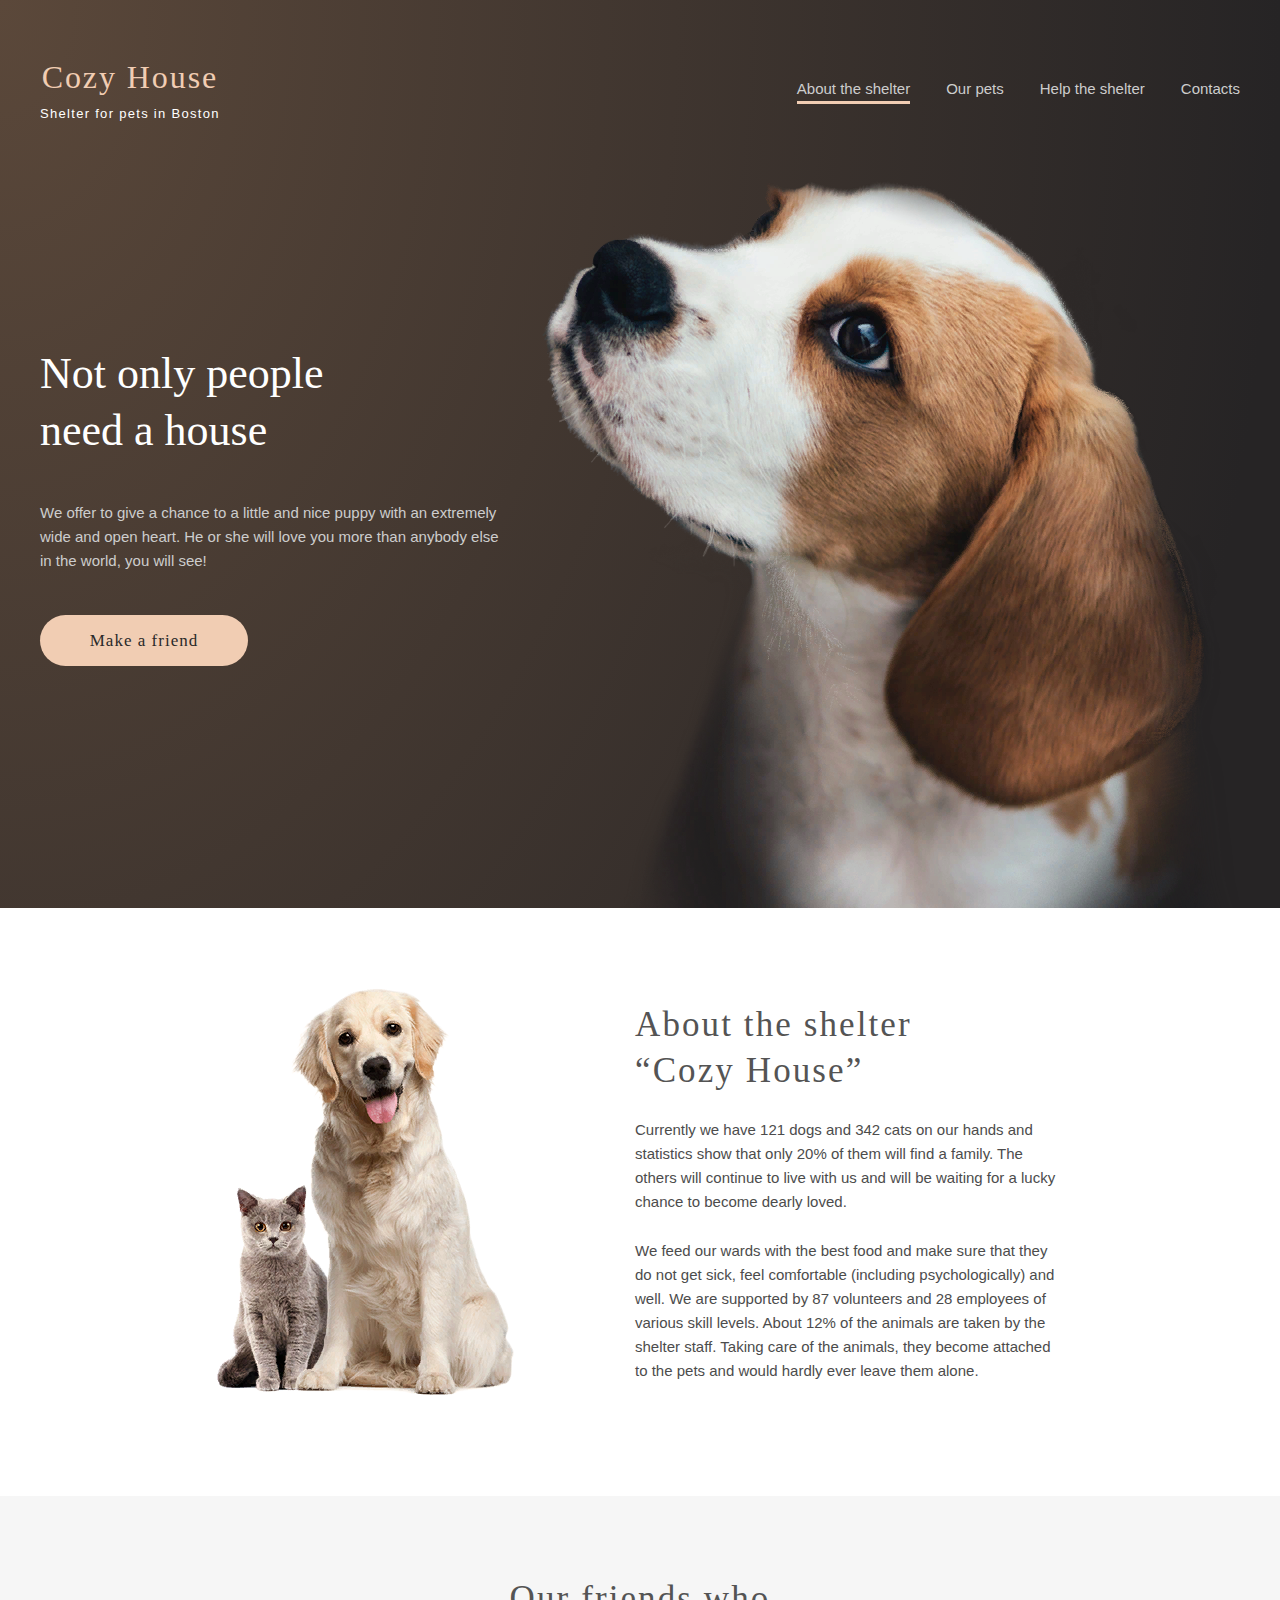
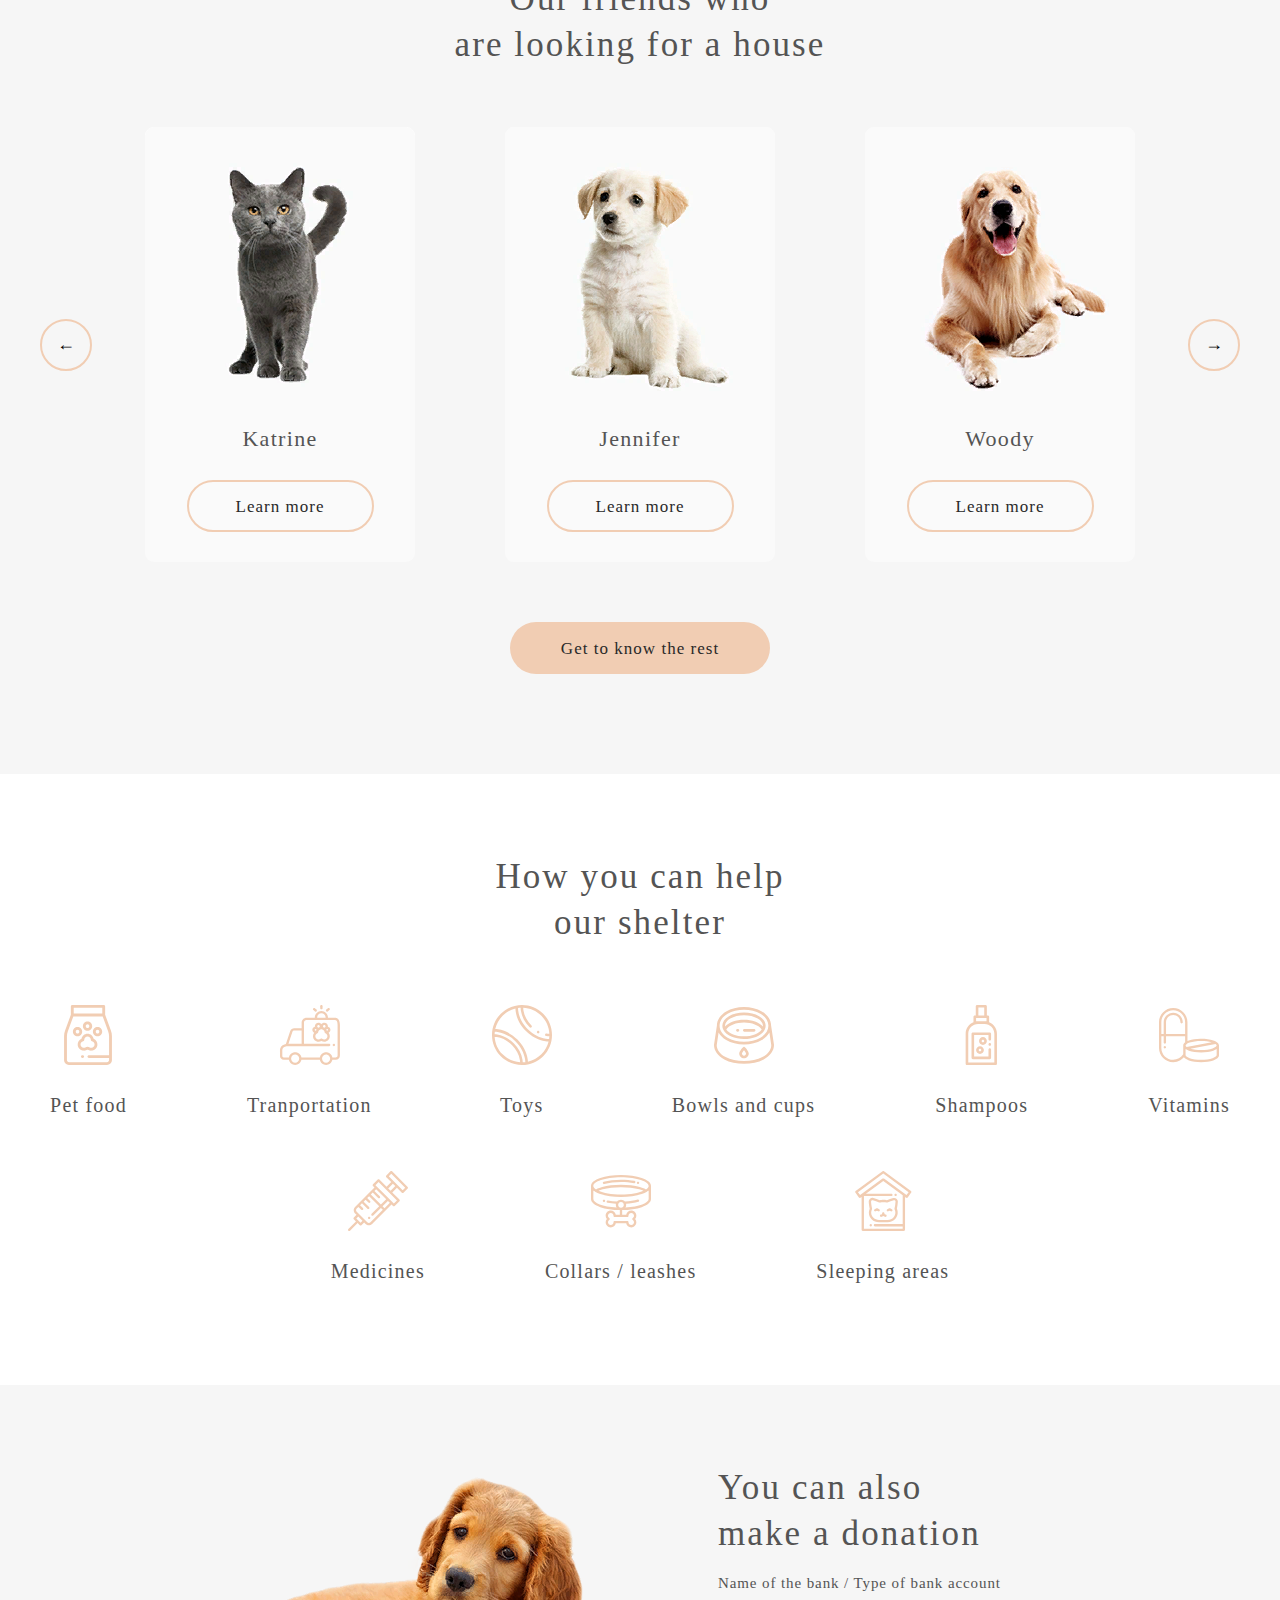
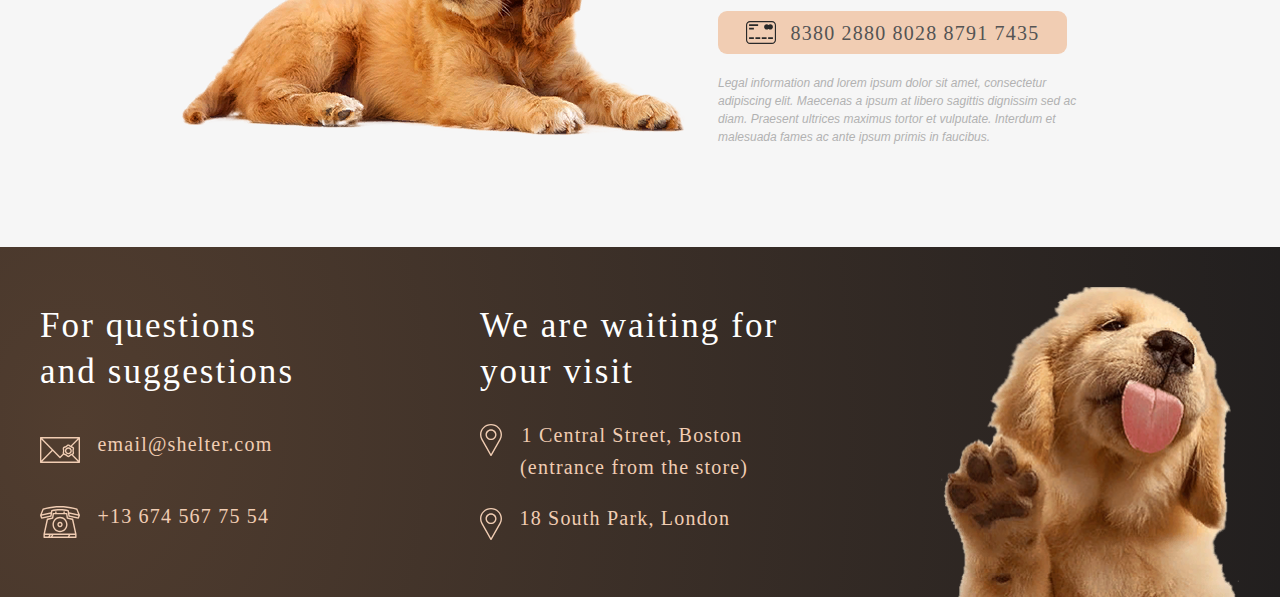
<file: shelter/pages/main/index.html>
<!DOCTYPE html>
<html lang="en">

<head>
    <meta charset="UTF-8">
    <meta http-equiv="X-UA-Compatible" content="IE=edge">
    <meta name="viewport" content="width=device-width, initial-scale=1.0">
    <link rel="shortcut icon" href="../../assets/images/puppy.png" type="image/x-icon">
    <link rel="stylesheet" href="style.css">
    <link rel="stylesheet" href="adaptive.css">
    <link rel="stylesheet" href="normalize.css">
    <title>Shelter</title>
</head>

<body>
    <main>
        <section class="block-not-only">
            <div class="container-not-only">
                <header class="heared-not-only">
                    <div class="box-logo">
                        <h1 class="title-logo">
                            <a href="#">
                                Cozy House
                            </a>
                        </h1>
                        <p class="subtitle-logo">
                            Shelter for pets in Boston
                        </p>
                    </div>
                    <ul class="nav">
                        <li class="nav-item">
                            <a href="#about-the-shelter" class="nav-item-link">
                                About the shelter
                            </a>
                        </li>
                        <li class="nav-item">
                            <a href="../pets/index.html" target="_blank" class="nav-item-link">
                                Our pets
                            </a>
                        </li>
                        <li class="nav-item">
                            <a href="#help the shelter" class="nav-item-link">
                                Help the shelter
                            </a>
                        </li>
                        <li class="nav-item">
                            <a href="#contacs" class="nav-item-link">
                                Contacts
                            </a>
                        </li>
                    </ul>
                    <!--burger  -->
                    <button class="burger">
                        <div class="item-burger"></div>
                        <div class="item-burger"></div>
                        <div class="item-burger"></div>
                    </button>
                    <div class="background"></div>
                    <!--burger  -->
                </header>
                <div class="box-not-only">
                    <article class="box-description-not-only">
                        <h3 class="title-not-only">
                            Not only people <br> need a house
                        </h3>
                        <p class="text-not-only">
                            We offer to give a chance to a little and nice puppy with an extremely wide and open heart.
                            He or she will love you more than anybody else in the world, you will see!
                        </p>
                        <a href="#our-friends" class="link-not-only">
                            Make a friend
                        </a>
                    </article>
                    <div class="img-dog">
                        <img src="../../assets/images/puppy.png" alt="picture-dog">
                    </div>
                </div>
            </div>
        </section>
        <!-- block-about-the-shelter -->
        <section class="block-about-the-shelter" id="about-the-shelter">
            <div class="container-about-the-shelter">
                <div class="box-inner-about-the-shelter">
                    <div class="img-about-the-shelter">
                        <img src="../../assets/images/about-pets.png" alt="about-pets">
                    </div>
                    <article class="box-description-about-the-shelter">
                        <h3 class="title-about-the-shelter">
                            About the shelter <br> “Cozy House”
                        </h3>
                        <p class="text-about-the-shelter">
                            Currently we have 121 dogs and 342 cats on our hands and statistics show that only 20% of
                            them
                            will find a family. The others will continue to live with us and will be waiting for a lucky
                            chance to become dearly loved.
                        </p>
                        <p class="text-about-the-shelter">
                            We feed our wards with the best food and make sure that they do not get sick, feel
                            comfortable
                            (including psychologically) and well. We are supported by 87 volunteers and 28 employees of
                            various skill levels. About 12% of the animals are taken by the shelter staff. Taking care
                            of
                            the animals, they become attached to the pets and would hardly ever leave them alone.
                        </p>
                    </article>
                </div>
            </div>
        </section>
        <!-- block-our-friends -->
        <section class="block-our-friends" id="our-friends">
            <div class="wrapper-our-friends">
                <h3 class="title-our-friends">
                    Our friends who <br> are looking for a house
                </h3>
                <div class="block-carusel">
                    <button class="arrow-left" id="arrow-left">←</button>
                    <div class="window-carusel">
                        <div class="lenta" id="lenta">
                            <!-- --- -->
                            <div class="block-left" id="block-left">
                                <article class="card" data-id="8">
                                    <div class="card-img">
                                        <img src="../../assets/images/our-friends/charly.png" alt="picture">
                                    </div>
                                    <p class="name">Charli</p>
                                    <a href="#" class="link-our-pets">
                                        Learn more
                                    </a>
                                </article>
                                <article class="card" data-id="7">
                                    <div class="card-img">
                                        <img src="../../assets/images/our-friends/freddie.png" alt="picture">
                                    </div>
                                    <p class="name">Freddie</p>
                                    <a href="#" class="link-our-pets">
                                        Learn more
                                    </a>
                                </article>
                                <article class="card" data-id="6">
                                    <div class="card-img">
                                        <img src="../../assets/images/our-friends/timmy.png" alt="picture">
                                    </div>
                                    <p class="name">Timmy</p>
                                    <a href="#" class="link-our-pets">
                                        Learn more
                                    </a>
                                </article>
                            </div>
                            <!-- --- -->
                            <div class="block-active" id="block-active">
                                <article class="card" data-id="5">
                                    <div class="card-img">
                                        <img src="../../assets/images/our-friends/katrine.png" alt="picture">
                                    </div>
                                    <p class="name">Katrine</p>
                                    <a href="#" class="link-our-pets">
                                        Learn more
                                    </a>
                                </article>
                                <article class="card" data-id="1">
                                    <div class="card-img">
                                        <img src="../../assets/images/our-friends/jennifer.png" alt="picture">
                                    </div>
                                    <p class="name">Jennifer</p>
                                    <a href="#" class="link-our-pets">
                                        Learn more
                                    </a>
                                </article>
                                <article class="card" data-id="3">
                                    <div class="card-img">
                                        <img src="../../assets/images/our-friends/woody.png" alt="picture">
                                    </div>
                                    <p class="name">Woody</p>
                                    <a href="#" class="link-our-pets">
                                        Learn more
                                    </a>
                                </article>
                            </div>
                            <!-- --- -->
                            <div class="block-right" id="block-right">
                                <article class="card" data-id="4">
                                    <div class="card-img">
                                        <img src="../../assets/images/our-friends/scarlet.png" alt="picture">
                                    </div>
                                    <p class="name">Scarlet</p>
                                    <a href="#" class="link-our-pets">
                                        Learn more
                                    </a>
                                </article>
                                <article class="card" data-id="2">
                                    <div class="card-img">
                                        <img src="../../assets/images/our-friends/sophia.png" alt="picture">
                                    </div>
                                    <p class="name">Sophia</p>
                                    <a href="#" class="link-our-pets">
                                        Learn more
                                    </a>
                                </article>
                                <article class="card" data-id="7">
                                    <div class="card-img">
                                        <img src="../../assets/images/our-friends/freddie.png" alt="picture">
                                    </div>
                                    <p class="name">Freddie</p>
                                    <a href="#" class="link-our-pets">
                                        Learn more
                                    </a>
                                </article>
                            </div>

                        </div>
                    </div>
                    <button class="arrow-right" id="arrow-right">→</button>
                </div>
                <a href="../pets/index.html" class="btn-our-friends">
                    Get to know the rest
                </a>
            </div>
            <div class="popup-background"></div>
            <div class="popup"></div>
        </section>
        <!-- block-help -->
        <section class="block-help" id="help the shelter">
            <div class="container-help">
                <div class="box-help">
                    <h3 class="title-help">
                        How you can help <br> our shelter
                    </h3>
                    <ul class="box-inner-help">
                        <li class="item-help">
                            <img src="../../assets/icons/icons-help/food.svg" alt="picture">
                            <p class="text-help">
                                Pet food
                            </p>
                        </li>
                        <li class="item-help">
                            <img src="../../assets/icons/icons-help/transportation.svg" alt="picture">
                            <p class="text-help">
                                Tranportation
                            </p>
                        </li>
                        <li class="item-help">
                            <img src="../../assets/icons/icons-help/toys.svg" alt="picture">
                            <p class="text-help">
                                Toys
                            </p>
                        </li>
                        <li class="item-help">
                            <img src="../../assets/icons/icons-help/cups.svg" alt="picture">
                            <p class="text-help">
                                Bowls and cups
                            </p>
                        </li>
                        <li class="item-help">
                            <img src="../../assets/icons/icons-help/shampoos.svg" alt="picture">
                            <p class="text-help">
                                Shampoos
                            </p>
                        </li>
                        <li class="item-help">
                            <img src="../../assets/icons/icons-help/vitamins.svg" alt="picture">
                            <p class="text-help">
                                Vitamins
                            </p>
                        </li>
                        <li class="item-help">
                            <img src="../../assets/icons/icons-help/medicines.svg" alt="picture">
                            <p class="text-help">
                                Medicines
                            </p>
                        </li>
                        <li class="item-help">
                            <img src="../../assets/icons/icons-help/collars-leashes.svg" alt="picture">
                            <p class="text-help">
                                Collars / leashes
                            </p>
                        </li>
                        <li class="item-help">
                            <img src="../../assets/icons/icons-help/leeping.svg" alt="picture">
                            <p class="text-help">
                                Sleeping areas
                            </p>
                        </li>
                    </ul>
                </div>
            </div>
        </section>
        <!-- block-donation -->
        <section class="block-donation">
            <div class="container-donation">
                <div class="box-inner-donation">
                    <div class="img-donation">
                        <img src="../../assets/images/donation-dog.png" alt="pets">
                    </div>
                    <article class="description-donation">
                        <h3 class="title-donation">
                            You can also <br> make a donation
                        </h3>
                        <p class="subtitle-donation">
                            Name of the bank / Type of bank account
                        </p>
                        <a href="#" class="bank-account-donation">
                            <img src="../../assets/icons/credit-card.svg" alt="card">
                            <p class="account-donation">
                                8380 2880 8028 8791 7435
                            </p>
                        </a>
                        <p class="text-donation">
                            Legal information and lorem ipsum dolor sit amet, consectetur adipiscing elit. Maecenas a
                            ipsum at libero sagittis dignissim sed ac diam. Praesent ultrices maximus tortor et
                            vulputate. Interdum et malesuada fames ac ante ipsum primis in faucibus.
                        </p>
                    </article>
                </div>
            </div>
        </section>
        <!-- footer -->
        <footer class="footer" id="contacs">
            <div class="container-footer">
                <div class="box-inner-footer">
                    <div class="box-content-footer">
                        <article class="box-contact-footer">
                            <h3 class="contact-title-footer">
                                For questions and suggestions
                            </h3>
                            <div class="img-text contact-footer">
                                <img src="../../assets/icons/icon-email.svg" alt="icon">
                                <a href="mailto:email@shelter.com" class="text-footer">
                                    email@shelter.com
                                </a>
                            </div>
                            <div class="img-text contact-footer">
                                <img src="../../assets/icons/icon-phone.svg" alt="icon">
                                <a href="tel:+13 674 567 75 54" class="text-footer">
                                    +13 674 567 75 54
                                </a>
                            </div>
                        </article>
                        <article class="box-address-footer">
                            <h3 class="address-title-footer">
                                We are waiting for your visit
                            </h3>
                            <div class="img-text">
                                <img src="../../assets/icons/icon-local.svg" alt="icon">
                                <a href="https://www.google.by/maps/place/South+Park+Court,+18+S+Park+Rd,+London+SW19+8TD,+Великобритания/@51.4202685,-0.2023686,17z/data=!3m1!4b1!4m5!3m4!1s0x487608baa7401b31:0x18e66d9fcd2f7d77!8m2!3d51.4202685!4d-0.2001799" " target="
                                    _blank" class="local-text-footer">
                                    1 Central Street, Boston <br>
                                    <span>(entrance from the store)</span>
                                </a>
                            </div>
                            <div class="img-text">
                                <img src="../../assets/icons/icon-local.svg" alt="icon">
                                <a href="https://www.google.by/maps/place/South+Park+Court,+18+S+Park+Rd,+London+SW19+8TD,+Великобритания/@51.4202685,-0.2023686,17z/data=!3m1!4b1!4m5!3m4!1s0x487608baa7401b31:0x18e66d9fcd2f7d77!8m2!3d51.4202685!4d-0.2001799"
                                    target="_blank" class="text-footer">
                                    18 South Park, London
                                </a>
                            </div>
                        </article>
                    </div>
                    <div class="img-footer">
                        <img src="../../assets/images/footer-puppy.png" alt="pet">
                    </div>
                </div>
            </div>
        </footer>

    </main>
    <script src="script.js"></script>
    <script src="pets-array.js"></script>
</body>

</html>
</file>
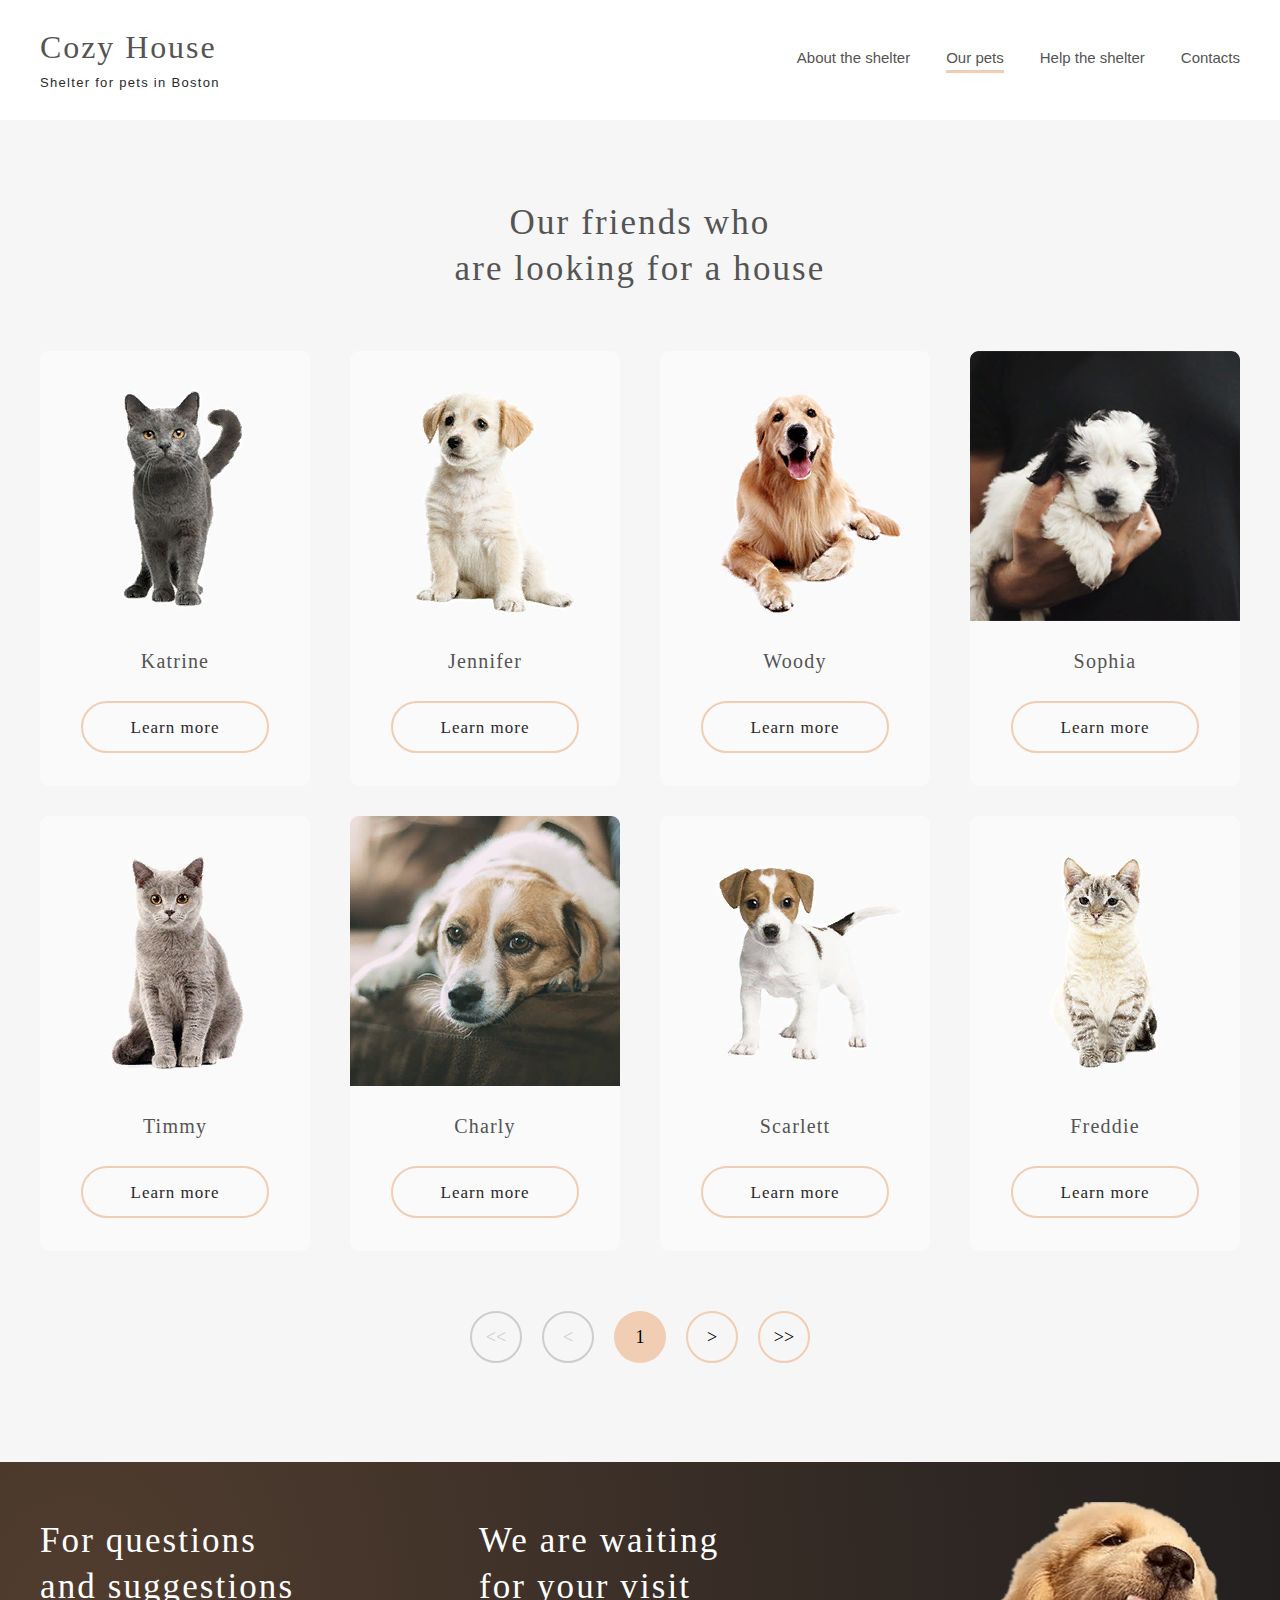
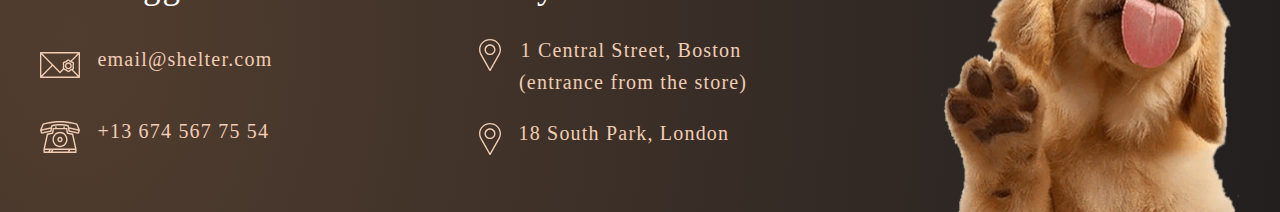
<file: shelter/pages/pets/index.html>
<!DOCTYPE html>
<html lang="en">

<head>
    <meta charset="UTF-8">
    <meta http-equiv="X-UA-Compatible" content="IE=edge">
    <meta name="viewport" content="width=device-width, initial-scale=1.0">
    <link rel="shortcut icon" href="../../assets/images/puppy.png" type="image/x-icon">
    <link rel="stylesheet" href="style.css">
    <link rel="stylesheet" href="normalize.css">
    <title>Shelter</title>
</head>

<body>
    <header class="header">
        <div class="container-limiting-header">
            <div class="box-inner-header">
                <div class="box-logo-header">
                    <h1 class="title-logo-header">
                        <a href="../main/index.html">
                            Cozy House
                        </a>
                    </h1>
                    <p class="subtitle-logo-header">Shelter for pets in Boston</p>
                </div>
                <ul class="nav-header">
                    <li class="item-nav-header">
                        <a href="../main/index.html#about-the-shelter" target="_blank">
                            About the shelter
                        </a>
                    </li>
                    <li class="item-nav-header">
                        <a href="#our-friends">
                            Our pets
                        </a>
                    </li>
                    <li class="item-nav-header">
                        <a href="../main/index.html#help the shelter">
                            Help the shelter
                        </a>
                    </li>
                    <li class="item-nav-header">
                        <a href="#Contacts">
                            Contacts
                        </a>
                    </li>
                </ul>
            </div>
        </div>
    </header>
    <!--================-->
    <main>
        <section class="block-our-friends">
            <div class="container-limiting-our-friends">
                <div class="box-content-our-friends">
                    <h3 class="title-our-friends" id="our-friends">
                        Our friends who <br> are looking for a house
                    </h3>
                    <div class="box-inner-our-friends">
                        <article class="card-pet">
                            <div img-card>
                                <img src="../../assets/images/katrine.png" alt="pet">
                            </div>
                            <p class="name-pet">Katrine</p>
                            <a href="#" class="btn-pet">Learn more</a>
                        </article>
                        <article class="card-pet">
                            <div img-card>
                                <img src="../../assets/images/jennifer.png" alt="pet">
                            </div>
                            <p class="name-pet">Jennifer</p>
                            <a href="#" class="btn-pet">Learn more</a>
                        </article>
                        <article class="card-pet">
                            <div img-card>
                                <img src="../../assets/images/woody.png" alt="pet">
                            </div>
                            <p class="name-pet">Woody</p>
                            <a href="#" class="btn-pet">Learn more</a>
                        </article>
                        <article class="card-pet">
                            <div img-card>
                                <img src="../../assets/images/our-friends/sophia.png" alt="pet">
                            </div>
                            <p class="name-pet">Sophia</p>
                            <a href="#" class="btn-pet">Learn more</a>
                        </article>
                        <article class="card-pet">
                            <div img-card>
                                <img src="../../assets/images/our-friends/timmy.png" alt="pet">
                            </div>
                            <p class="name-pet">Timmy</p>
                            <a href="#" class="btn-pet">Learn more</a>
                        </article>
                        <article class="card-pet">
                            <div img-card>
                                <img src="../../assets/images/our-friends/charly.png" alt="pet">
                            </div>
                            <p class="name-pet">Charly</p>
                            <a href="#" class="btn-pet">Learn more</a>
                        </article>
                        <article class="card-pet">
                            <div img-card>
                                <img src="../../assets/images/our-friends/scarlet.png" alt="pet">
                            </div>
                            <p class="name-pet">Scarlett</p>
                            <a href="#" class="btn-pet">Learn more</a>
                        </article>
                        <article class="card-pet">
                            <div img-card>
                                <img src="../../assets/images/our-friends/freddie.png" alt="pet">
                            </div>
                            <p class="name-pet">Freddie</p>
                            <a href="#" class="btn-pet">Learn more</a>
                        </article>
                    </div>
                    <ul class="nav-our-friends">
                        <li class="btn-left-nav-our-friends">
                            << </li>
                        <li class="btn-left-nav-our-friends">
                            < </li>
                        <li class="btn-center-nav-our-friends">1</li>
                        <li class="btn-right-nav-our-friends">
                            >
                        </li>
                        <li class="btn-right-nav-our-friends">
                            >>
                        </li>
                    </ul>
                </div>
            </div>
        </section>
    </main>
    <!--================-->
    <footer class="footer" id="Contacts">
        <div class="container-footer">
            <div class="box-inner-footer">
                <article class="box-contact-footer">
                    <h3 class="contact-title-footer">
                        For questions <br> and suggestions
                    </h3>
                    <div class="img-text">
                        <img src="../../assets/icons/icon-email.svg" alt="icon">
                        <a href="mailto:email@shelter.com" class="text-footer">
                            email@shelter.com
                        </a>
                    </div>
                    <div class="img-text">
                        <img src="../../assets/icons/icon-phone.svg" alt="icon">
                        <a href="tel:+13 674 567 75 54" class="text-footer">
                            +13 674 567 75 54
                        </a>
                    </div>
                </article>
                <article class="box-address-footer">
                    <h3 class="address-title-footer">
                        We are waiting <br> for your visit
                    </h3>
                    <div class="img-text">
                        <img src="../../assets/icons/icon-local.svg" alt="icon">
                        <a href="https://www.google.by/maps/place/South+Park+Court,+18+S+Park+Rd,+London+SW19+8TD,+Великобритания/@51.4202685,-0.2023686,17z/data=!3m1!4b1!4m5!3m4!1s0x487608baa7401b31:0x18e66d9fcd2f7d77!8m2!3d51.4202685!4d-0.2001799" " target="
                            _blank" class="local-text-footer">
                            1 Central Street, Boston <br>
                            <span>(entrance from the store)</span>
                        </a>
                    </div>
                    <div class="img-text">
                        <img src="../../assets/icons/icon-local.svg" alt="icon">
                        <a href="https://www.google.by/maps/place/South+Park+Court,+18+S+Park+Rd,+London+SW19+8TD,+Великобритания/@51.4202685,-0.2023686,17z/data=!3m1!4b1!4m5!3m4!1s0x487608baa7401b31:0x18e66d9fcd2f7d77!8m2!3d51.4202685!4d-0.2001799"
                            target="_blank" class="text-footer">
                            18 South Park, London
                        </a>
                    </div>
                </article>
                <div class="img-footer">
                    <img src="../../assets/images/footer-puppy.png" alt="pet">
                </div>
            </div>
        </div>
    </footer>

</body>

</html>
</file>
<file: shelter/pages/main/style.css>
:root {
    --color-main: #F1CDB3;
    --font-title: Georgia, 'Times New Roman', Times, serif;
    --font-text: Arial, Helvetica, sans-serif;
}

/*--------------------------------------------------------*/
.block-not-only {
    width: 100%;
    background: radial-gradient(100% 215.42% at 0% 0%,
            #5B483A 0%, #262425 100%);
}

.container-not-only {
    max-width: 128rem;
    height: 90.8rem;

    margin: 0 auto;
    padding: 6rem 4rem 0;
}

.heared-not-only {
    width: 100%;
    height: 6rem;

    display: flex;
    justify-content: space-between;
}

.box-logo {
    display: flex;
    flex-direction: column;
    justify-content: space-between;
    align-items: center;
}

.title-logo {
    font-family: var(--font-title);
    font-weight: 400;
    font-size: 3.2rem;
    line-height: 110%;
    letter-spacing: 0.06em;
}

.title-logo>a {
    color: var(--color-main);
}

.subtitle-logo {
    font-family: var(--font-text);
    font-size: 1.3rem;
    letter-spacing: 0.1em;

    color: #FFFFFF;
}

.nav {
    display: flex;
    align-items: center;
    column-gap: 3.6rem;
}

.nav-item {
    font-family: var(--font-text);
    font-weight: 400;
    line-height: 160%;
    font-size: 1.5rem;

    border-bottom: 3px solid transparent;
    transition: all 0.4s linear;
}

.nav-item:first-child {
    border-bottom: 3px solid var(--color-main);
}

.nav-item:hover {
    border-bottom: 3px solid var(--color-main);
}

.nav-item-link {
    color: #CDCDCD;
}

/*--------------------------------------------*/
.burger,
.background {
    display: none;
}

/* ------------------------------------------ */

.box-not-only {
    display: flex;
    justify-content: space-between;

    margin-top: 6rem;
}

.box-description-not-only {
    display: flex;
    flex-direction: column;
    row-gap: 4.2rem;

    max-width: 46rem;
    max-height: 32rem;
    margin-top: 16.5rem;
}

.title-not-only {
    font-family: var(--font-title);
    font-size: 4.4rem;
    line-height: 130%;

    color: #FFFFFF;
}

.text-not-only {
    font-family: var(--font-text);
    font-size: 1.5rem;
    line-height: 160%;

    color: #CDCDCD;
}

.link-not-only {
    display: flex;
    justify-content: center;
    align-items: center;

    width: 20.8rem;
    height: 5.2rem;

    background: var(--color-main);
    color: #292929;
    border-radius: 3rem;

    font-family: var(--font-title);
    font-size: 1.7rem;
    line-height: 3;
    letter-spacing: 0.06em;
}

.link-not-only:hover {
    background: #FDDCC4;
    transition: all 0.2s linear;
}

/*=======================About the shelter=========================*/

.block-about-the-shelter {
    width: 100%;
    background: #FFFFFF;
}

.container-about-the-shelter {
    max-width: 128rem;
    height: 58.8rem;

    margin: 0 auto;
    padding: 8rem 4rem;
}

.box-inner-about-the-shelter {
    display: flex;
    justify-content: center;
    align-items: center;
    column-gap: 12rem;
    flex: 0 0 100%;
}

.box-description-about-the-shelter {
    display: flex;
    flex-direction: column;
    row-gap: 2.5rem;

    max-width: 43rem;
    max-height: 38rem;
}

.title-about-the-shelter {
    font-family: var(--font-title);
    font-size: 3.5rem;
    line-height: 130%;
    letter-spacing: 0.06em;

    color: #545454;
}

.text-about-the-shelter {
    font-family: var(--font-text);
    font-size: 1.5rem;
    line-height: 160%;

    color: #4C4C4C;
}

/*======================= Our friends =========================*/
.block-our-friends {
    max-width: 128rem;
    padding: 8rem 4rem 10rem;
    margin: 0 auto;

    background-color: #F6F6F6;
}

.title-our-friends {
    font-family: var(--font-title);
    font-size: 3.5rem;
    line-height: 130%;
    letter-spacing: 0.06em;
    text-align: center;

    color: #545454;
}

.block-carusel {
    display: flex;
    justify-content: space-between;
    align-items: center;

    margin: 6rem 0;
}

/* ------------ */
.window-carusel {
    max-width: 99rem;
    overflow: hidden;
}

.lenta {
    display: flex;

    position: relative;
    top: 0;
    left: -99rem;
}

@keyframes move-left {
    0% {
        left: -99rem;
    }

    100% {
        left: 0;
    }
}

@keyframes move-right {
    0% {
        left: -99rem;
    }

    100% {
        left: -198rem;
    }
}

.flip-through-left {
    animation: move-left 1s;
}

.flip-through-right {
    animation: move-right 1s;
}

.block-left,
.block-active,
.block-right {
    display: flex;
    column-gap: 9rem;
}

/* ------------ */
.card {
    display: flex;
    flex-direction: column;
    justify-content: space-between;

    width: 27rem;
    height: 43.5rem;
    padding-bottom: 3rem;

    background: #FAFAFA;
    border-radius: 9px;
    transition: all 0.2s linear;
}

.card:hover {
    transform: translateY(-2px);
    cursor: pointer;
}

.card-img>img {
    width: 100%;
}

.name {
    text-align: center;
    font-family: var(--color-main);
    font-size: 22px;
    letter-spacing: 0.06em;
    color: #545454;
}

.link-our-pets {
    display: flex;
    justify-content: center;
    align-items: center;

    width: 18.7rem;
    height: 5.2rem;
    margin: 0 auto;

    border: 2px solid #F1CDB3;
    border-radius: 100px;

    font-family: var(--font-title);
    font-size: 17px;
    letter-spacing: 0.06em;
    color: #292929;

    transition: all 0.5s linear;
}

.card:hover .link-our-pets {
    background-color: var(--color-main);
}

/* ------------- */
.arrow-left,
.arrow-right {
    display: flex;
    justify-content: center;
    align-items: center;

    width: 52px;
    height: 52px;

    font-size: 1.8rem;

    background-color: transparent;
    border: 2px solid var(--color-main);
    border-radius: 100%;
    transition: all 0.3s linear;
}

.arrow-left:hover,
.arrow-right:hover {
    background-color: var(--color-main);
}

.btn-our-friends {
    display: flex;
    justify-content: center;
    align-items: center;

    font-family: var(--font-title);
    font-size: 17px;
    letter-spacing: 0.06em;
    color: #292929;

    width: 26rem;
    height: 5.2rem;
    margin: 0 auto;

    background-color: var(--color-main);
    border-radius: 10rem;
    transition: all 0.3s linear;
}

.btn-our-friends:hover {
    background-color: #FDDCC4;
}

/* popup */

.popup-background.active {
    position: fixed;
    top: 0;
    left: 0;

    display: flex;
    justify-content: center;
    align-items: center;

    width: 100vw;
    height: 100vh;

    background-color: rgba(0, 0, 0, 0.8);
}

.popup-background.active:hover .btn-close {
    background-color: var(--color-main);
    color: black;
}

.center-window-close {
    display: flex;
    justify-content: end;

    width: 95.2rem;
    height: 55.2rem;
}

.btn-close {
    font-weight: 700;
    text-align: center;
    line-height: 5px;
    font-size: 5rem;
    color: #F6F6F6;

    width: 5.2rem;
    height: 5.2rem;

    border: 2px solid var(--color-main);
    border-radius: 100%;
    background: transparent;
    transition: all 0.3s linear;
}

.popup-inner {
    position: fixed;
    top: 54%;
    left: 48.8%;
    transform: translate(-50%, -50%);

    display: flex;

    width: 90rem;
    height: 50rem;

    border-radius: 1rem;
    background-color: #F6F6F6;
}

.box-img {
    width: 50rem;
    border-radius: 1rem;
}

.box-img>img {
    width: 100%;
    border-radius: 1rem;
}

.box-description {
    width: 35rem;
    margin: 5rem 0 0 3rem;
}

.title-description {
    font-family: var(--font-title);
    font-weight: 600;
    font-size: 3.5rem;
    letter-spacing: 0.06em;
    color: #000000;

    margin-bottom: 1rem;
}

.subtitle-description {
    font-family: var(--font-title);
    font-size: 2rem;
    letter-spacing: 0.06em;
    color: #000000;
}

.text-description {
    font-family: var(--font-title);
    font-size: 1.5rem;
    line-height: 110%;
    letter-spacing: 0.06em;
    color: #000000;

    margin: 4rem 0;
}

.list-description {
    display: flex;
    flex-direction: column;
    row-gap: 1rem;
}

.item-description {
    font-family: var(--font-title);
    font-weight: 600;
    font-size: 1.5rem;
    color: #000000;
}

.item-description>span {
    font-family: var(--font-title);
    font-weight: 400;
    font-size: 1.5rem;
    color: #000000;
}

body.active {
    overflow: hidden;
}

/*===================== block-help ====================*/

.block-help {
    width: 100%;
    background-color: #FFFFFF;
}

.container-help {
    max-width: 128rem;
    height: 61.1rem;

    margin: 0 auto;
    padding: 8rem 4rem 0;
}

.title-help {
    font-family: var(--font-title);
    font-size: 3.5rem;
    text-align: center;
    line-height: 130%;
    letter-spacing: 0.06em;

    margin-bottom: 6rem;
    color: #545454;
}

.box-inner-help {
    display: flex;
    flex-wrap: wrap;
    justify-content: center;

    row-gap: 5rem;
    column-gap: 12rem;

    height: 28.1rem;
}

.item-help {
    display: flex;
    flex-direction: column;
    justify-content: flex-start;
    align-items: center;
}

.text-help {
    font-family: var(--font-title);
    font-size: 2rem;
    letter-spacing: 0.06em;

    margin-top: 3rem;
    color: #545454;
}

/*==================== block-donation ===================*/

.block-donation {
    width: 100%;
    background-color: #F6F6F6;
}

.container-donation {
    max-width: 128rem;
    height: 46.2rem;

    margin: 0 auto;
    padding: 8rem 18.2rem 0;
}

.box-inner-donation {
    display: flex;
    align-items: center;
    justify-content: space-between;
}

.description-donation {
    display: flex;
    flex-direction: column;
    row-gap: 2rem;

    max-width: 38rem;
    height: 28.2rem;
}

.title-donation {
    font-family: var(--font-title);
    font-size: 3.5rem;
    line-height: 130%;
    letter-spacing: 0.06em;

    color: #545454;
}

.subtitle-donation {
    font-family: var(--font-title);
    font-size: 1.5rem;
    letter-spacing: 0.06em;

    color: #545454;
}

.bank-account-donation {
    display: flex;
    justify-content: center;
    align-items: center;
    background-color: var(--color-main);

    width: 34.9rem;
    height: 4.3rem;
    border-radius: 9px;
}

.bank-account-donation:hover {
    background-color: #FDDCC4;
    transition: all 0.4s linear;
}

.account-donation {
    font-family: var(--font-title);
    font-size: 2rem;
    letter-spacing: 0.06em;

    color: #545454;
    padding-left: 15px;
}

.text-donation {
    font-family: var(--font-text);
    font-style: italic;
    font-size: 1.2rem;
    line-height: 18px;

    color: #B2B2B2;
}

/*==================== footer ===================*/

.footer {
    width: 100%;
    background: radial-gradient(110.67% 538.64% at 5.73% 50%,
            #513D2F 0%, #1A1A1C 100%);
}

.container-footer {
    max-width: 128rem;
    height: 35rem;

    margin: 0 auto;
    padding: 4rem 4rem 0;
}

.box-inner-footer {
    display: flex;
    justify-content: space-between;

    width: 100%;
    height: 100%;
}

.box-content-footer {
    display: flex;
    column-gap: 16rem;

    width: 100%;
}

.box-contact-footer {
    display: flex;
    flex-direction: column;
    row-gap: 4rem;

    margin-top: 1.6rem;
    width: 28rem;
    height: 23.4rem;
}

.contact-title-footer {
    font-family: var(--font-title);
    font-size: 3.5rem;
    line-height: 130%;
    letter-spacing: 0.06em;

    color: #FFFFFF;
}

.box-address-footer {
    display: flex;
    flex-direction: column;
    row-gap: 3rem;

    margin-top: 1.6rem;
    width: 30.2rem;
    height: 23.4rem;
}

.address-title-footer {
    font-family: var(--font-title);
    font-size: 3.5rem;
    line-height: 130%;
    letter-spacing: 0.06em;

    color: #FFFFFF;
}


.text-footer {
    font-family: var(--font-title);
    font-size: 2rem;
    line-height: 105%;
    letter-spacing: 0.06em;

    color: var(--color-main);
    padding-left: 1.5rem;
}

.local-text-footer {
    font-family: var(--font-title);
    font-size: 2rem;
    line-height: 110%;
    letter-spacing: 0.06em;

    color: var(--color-main);
    padding-left: 1.7rem;
}

.local-text-footer>span {
    padding-left: 4rem;
}
</file>
<file: shelter/pages/main/adaptive.css>
/*=============== adaptive 768 > 1200===============*/

@media (max-width: 1200px) {
    .container-not-only {
        height: 116.5rem;
        padding: 3rem 3rem 0;
    }

    .box-not-only {
        display: flex;
        flex-direction: column;
    }

    .box-description-not-only {
        flex-direction: column;
        margin: 0 auto;
    }

    .link-not-only {
        margin: 0 auto;
    }

    .img-dog {
        max-width: 56.9rem;
        margin-top: 10rem;
        align-self: flex-end;
    }

    .img-dog>img {
        width: 100%;
    }

    /*=======================About the shelter=========================*/

    .container-about-the-shelter {
        height: 104.8rem;

        margin: 0 auto;
        padding: 8rem 16.5rem;
    }

    .box-inner-about-the-shelter {
        flex-direction: column-reverse;
    }

    .img-about-the-shelter {
        width: 30rem;
        height: 40.8rem;

        margin: 8rem auto 0;
    }

    .img-about-the-shelter>img {
        width: 100%;
    }

    /*======================= Our friends =========================*/
    .block-our-friends {
        padding: 8rem 3rem 10rem;
    }

    .window-carusel {
        max-width: 58rem;
    }

    .lenta {
        left: -58rem;
    }


    @keyframes move-left {
        0% {
            left: -58rem;
        }

        100% {
            left: 0;
        }
    }

    @keyframes move-right {
        0% {
            left: -58rem;
        }

        100% {
            left: -116rem;
        }
    }

    .flip-through-left {
        animation: move-left 0.5s linear;
    }

    .flip-through-right {
        animation: move-right 0.5s linear;
    }

    .block-left,
    .block-active,
    .block-right {
        column-gap: 4rem;
    }

    .card:last-child {
        display: none;
    }

    /* popup */

    .center-window-close {
        width: 68.2rem;
        height: 40.2rem;
    }

    .popup-inner {
        position: fixed;
        top: 54%;
        left: 48%;

        width: 63rem;
        height: 35rem;
    }

    .box-img {
        width: 35rem;
    }

    .box-description {
        width: 26rem;
        margin: 1rem 0 0 1rem;
    }

    .text-description {
        font-size: 1.3rem;
        line-height: 130%;
        margin: 2rem 0;
    }

    /*===================== block-help ====================*/

    .block-help {
        width: 100%;
        background-color: #FFFFFF;
    }

    .container-help {
        max-width: 128rem;
        height: 61.1rem;

        margin: 0 auto;
        padding: 8rem 4rem 0;
    }

    .title-help {
        font-family: var(--font-title);
        font-size: 3.5rem;
        text-align: center;
        line-height: 130%;
        letter-spacing: 0.06em;

        margin-bottom: 6rem;
        color: #545454;
    }

    .box-inner-help {
        display: flex;
        flex-wrap: wrap;
        justify-content: center;

        row-gap: 5rem;
        column-gap: 12rem;

        height: 28.1rem;
    }

    .item-help {
        display: flex;
        flex-direction: column;
        justify-content: flex-start;
        align-items: center;
    }

    .text-help {
        font-family: var(--font-title);
        font-size: 2rem;
        letter-spacing: 0.06em;

        margin-top: 3rem;
        color: #545454;
    }


    /*===================== block-help ====================*/

    .container-help {
        height: 77.9rem;
        padding: 8rem 6.9rem 0;
    }

    .box-inner-help {
        column-gap: 6rem;
        margin: 6rem auto 0;

        height: 44.9rem;
        max-width: 65rem;
    }

    .item-help {
        width: 17rem;
        height: 11.3rem;
    }

    /*==================== block-donation ===================*/

    .container-donation {
        height: 78.3rem;
        padding: 8rem 13.1rem;
    }

    .box-inner-donation {
        flex-direction: column-reverse;
        row-gap: 6rem;
    }

    /*==================== footer ===================*/

    .container-footer {
        height: 63.9rem;
        padding: 3rem 3rem 0;
    }

    .box-inner-footer {
        flex-direction: column;
        justify-content: space-between;
    }

    .box-content-footer {
        display: flex;
        justify-content: space-around;
        column-gap: 0;

        margin: 0 auto;
        width: 100%;
    }

    .box-contact-footer {
        margin-top: 0;
    }

    .box-address-footer {
        margin-top: 0;
    }

    .img-footer {
        margin: 0 auto;
    }
}

/*=================================================*/
/*=============== adaptive 320 > 768===============*/
/*=================================================*/

@media (max-width: 767px) {

    .container-not-only {
        height: 82.3rem;
        padding: 3rem 1rem 0;
    }

    .heared-not-only {
        width: 86%;
    }

    .nav-item {
        font-size: 32px;
        letter-spacing: 0.02em;
    }

    /*--------------------------------------------*/

    .burger {
        display: flex;
        flex-direction: column;
        justify-content: space-between;
        align-self: center;

        width: 3rem;
        height: 2.2rem;

        background-color: transparent;
        transition: all 0.4s linear;
        z-index: 5;
    }

    .item-burger {
        width: 3rem;
        height: 2px;
        background-color: var(--color-main);
    }

    /* ------------------------------------------ */
    .box-not-only {
        height: 85%;
    }

    .box-description-not-only {
        margin-top: 0;
    }

    .title-not-only {
        font-size: 2.5rem;
        text-align: center;
        letter-spacing: 0.06em;
    }

    .text-not-only {
        text-align: center;
    }

    .img-dog {
        width: 26rem;
    }

    /*=======================About the shelter=========================*/

    .container-about-the-shelter {
        height: 97.4rem;
        padding: 4.2rem 1rem;
    }

    .box-inner-about-the-shelter {
        height: 89rem;
    }

    .box-description-about-the-shelter {
        row-gap: 2.3rem;
    }

    .title-about-the-shelter {
        font-size: 2.5rem;
        text-align: center;
    }

    .text-about-the-shelter {
        text-align: justify;
        padding: 0 1.5rem;
    }

    .img-about-the-shelter {
        width: 26rem;
        margin: 15.5rem auto 0;
    }

    /*======================= Our friends =========================*/
    .block-our-friends {
        padding: 4.2rem 1rem;
    }

    .title-our-friends {
        font-size: 2.5rem;
    }

    .block-carusel {
        position: relative;
        justify-content: center;
        height: 50.7rem;
        margin: 4.2rem 0;
    }

    .window-carusel {
        display: flex;
        align-self: start;

        max-width: 27rem;
    }

    .lenta {
        left: -27rem;
    }

    @keyframes move-left {
        0% {
            left: -27rem;
        }

        100% {
            left: 0;
        }
    }

    @keyframes move-right {
        0% {
            left: -27rem;
        }

        100% {
            left: -54rem;
        }
    }

    .flip-through-left {
        animation: move-left 0.5s linear;
    }

    .flip-through-right {
        animation: move-right 0.5s linear;
    }


    .card:nth-child(2),
    .card:last-child {
        display: none;
    }

    .arrow-left {
        position: absolute;
        bottom: 0;
        left: 6rem;

    }

    .arrow-right {
        position: absolute;
        bottom: 0;
        right: 6rem;
    }

    /* popup  */


    .center-window-close {
        width: 32rem;
        height: 39rem;
    }


    .popup-inner {
        top: 54%;
        left: 48.8%;
        width: 24rem;
        height: 34.1rem;
    }

    .box-img {
        display: none;
    }

    .box-description {
        width: 35rem;
        margin: 1rem;
    }


    .title-description {
        text-align: center;
    }

    .subtitle-description {
        text-align: center
    }

    .text-description {
        text-align: justify;
    }

    .list-description {
        row-gap: 0.5rem;
    }

    .item-description {
        font-family: var(--font-title);
        font-weight: 600;
        font-size: 1.5rem;
        color: #000000;
    }

    .item-description>span {
        font-family: var(--font-title);
        font-weight: 400;
        font-size: 1.5rem;
        color: #000000;
    }

    /*===================== block-help ====================*/

    .container-help {
        height: 100%;
        padding: 4.2rem 1.5rem;
    }

    .title-help {
        font-size: 2.5rem;
        text-align: center;
        margin-bottom: 4.2rem;
    }

    .box-inner-help {
        gap: 3rem;
        margin-top: 0;
        height: 100%;
        max-width: 55rem;
    }

    .item-help {
        width: 13rem;
        height: 8.7rem;
    }

    .item-help>img {
        width: 5rem;
    }

    .text-help {
        font-size: 1.5rem;
        margin-top: 2rem;
    }

    /*==================== block-donation ===================*/

    .container-donation {
        height: 100%;
        padding: 4.2rem 1rem;
    }

    .box-inner-donation {
        row-gap: 3.7rem;
    }

    .description-donation {
        row-gap: 2.3rem;
        padding: 0 1rem;
    }

    .title-donation {
        font-size: 2.5rem;
        text-align: center;
        line-height: 127%;
    }

    .subtitle-donation {
        letter-spacing: 0;
        text-align: center;
    }

    .bank-account-donation {
        width: 28rem;
        margin: 0 auto;
    }

    .account-donation {
        font-size: 1.5rem;
    }

    .text-donation {
        text-align: justify;
    }

    .img-donation {
        width: 27rem;
    }

    .img-donation>img {
        width: 100%;
    }

    /*==================== footer ===================*/

    .container-footer {
        height: 100%;
        padding: 3rem 1rem 0;
    }

    .box-inner-footer {
        row-gap: 2.8rem;
    }

    .box-content-footer {
        flex-direction: column;
        column-gap: 0rem;
        row-gap: 1.2rem;
    }

    .box-contact-footer {
        margin: 0 auto;
    }

    .contact-title-footer {
        font-size: 2.5rem;
        text-align: center;
        width: 27rem;
        margin: 0 auto;
    }

    .contact-footer {
        text-align: center;
    }

    /*----------------------------------*/
    .box-address-footer {
        margin: 0 auto;
        row-gap: 4rem;
    }

    .address-title-footer {
        font-size: 2.5rem;
        text-align: center;
        width: 27rem;
        margin: 0 auto;
    }

    .img-footer {
        width: 26rem;
        margin: 0 auto;
    }

    .img-footer>img {
        width: 100%;
    }

    /*-----------------------------------*/
    /*-------------------JS--------------*/
    /*-----------------------------------*/

    body.active {
        overflow: hidden;
    }

    .burger.active {
        transform: rotate(-90deg);
        position: absolute;
        top: 50px;
        right: 51px;
    }

    .nav {
        display: flex;
        flex-direction: column;
        justify-content: center;
        row-gap: 3rem;

        position: fixed;
        top: 0;
        right: -32rem;
        z-index: 3;

        width: 32rem;
        height: 100vh;

        background-color: #292929;
        opacity: 0;
        transition: all 0.4s linear;
    }

    .nav.active {
        right: 0;
        opacity: 1;
    }

    .background {
        display: block;

        position: fixed;
        top: 0;
        right: -100vw;
        z-index: 2;

        width: 100vw;
        height: 100vh;

        background-color: rgba(0, 0, 0, 0.8);
        transition: all 0.3s linear;
    }

    .background.active {
        right: 0;
    }

    .box-logo.copy {
        display: flex;
        flex-direction: column;
        justify-content: space-between;
        height: 6rem;

        position: absolute;
        top: 30px;
        left: 10px;
        transition: all 0.6s linear;
    }

    .box-logo.active {
        opacity: 0;
        transition: all 0.3s linear;
    }
}
</file>
<file: shelter/pages/pets/style.css>
:root {
    --color-main: #F1CDB3;
    --font-title: Georgia, 'Times New Roman', Times, serif;
    --font-text: Arial, Helvetica, sans-serif;
}

/*--------------------------------------------------------*/

.header {
    position: fixed;
    top: 0;
    left: 0;
    z-index: 1;

    width: 100%;
    background: #FFFFFF;
}

.container-limiting-header {


    max-width: 128rem;
    height: 12rem;

    margin: 0 auto;
    padding: 3rem 4rem;
}

.box-inner-header {
    display: flex;
    justify-content: space-between;
}

.title-logo-header {
    font-family: var(--font-title);
    font-size: 3.2rem;
    line-height: 110%;
    letter-spacing: 0.06em;

    margin-bottom: 1.1rem;
}

.title-logo-header>a {
    color: #545454;
}

.subtitle-logo-header {
    font-family: var(--font-text);
    font-size: 1.3rem;
    letter-spacing: 0.1em;
    text-align: center;

    color: #292929;
}

.nav-header {
    display: flex;
    align-items: center;
    column-gap: 3.6rem;
}

.item-nav-header {
    font-family: var(--font-text);
    font-size: 1.5rem;
    line-height: 160%;

    border-bottom: 3px solid transparent;
    transition: all 0.3s linear;
}

.item-nav-header>a {
    color: #545454;
}

.item-nav-header:hover {
    border-bottom: 3px solid var(--color-main);
}

.item-nav-header:nth-child(2) {
    border-bottom: 3px solid var(--color-main);
    color: #292929;
}

/*==================== *main* Block-Our-friends ====================*/

.block-our-friends {
    width: 100%;
    background: #F6F6F6;

    margin-top: 12rem;
}

.container-limiting-our-friends {
    max-width: 128rem;
    height: 134.2rem;

    margin: 0 auto;
    padding: 8rem 4rem 0;
}

.title-our-friends {
    font-family: var(--font-title);
    font-size: 3.5rem;
    line-height: 130%;
    text-align: center;
    letter-spacing: 0.06em;

    color: #545454;
    margin-bottom: 4.5rem;
}

/*-------------------------------------*/
.box-inner-our-friends {
    display: flex;
    flex-wrap: wrap;
    justify-content: space-between;
    row-gap: 3rem;

    padding: 1.5rem 0;
}

.card-pet {
    width: 27rem;
    height: 43.5rem;

    background: #FAFAFA;
    border-radius: 9px;

    transition: all 0.4s linear;
}

.card-pet:hover {
    box-shadow: 0 0 5px 2px var(--color-main);

}

.card-pet:hover .btn-pet {
    background: var(--color-main);
    transition: all 0.4s linear;
}

.name-pet {
    font-family: var(--font-title);
    font-size: 2rem;
    text-align: center;
    letter-spacing: 0.06em;

    margin: 3rem 0;

    color: #545454;
}

.btn-pet {
    display: flex;
    justify-content: center;
    align-items: center;

    font-family: var(--font-title);
    font-size: 1.7rem;
    letter-spacing: 0.06em;

    margin: 0 auto;
    width: 18.8rem;
    height: 5.2rem;

    border: 2px solid #F1CDB3;
    border-radius: 100px;

    color: #292929;
}

/*-----------------------------*/
.nav-our-friends {
    display: flex;
    justify-content: space-between;
    width: 34rem;
    height: 5.2rem;

    margin: 4.5rem auto 0;
}

/*****/
.btn-left-nav-our-friends {
    display: flex;
    justify-content: center;
    align-items: center;

    width: 5.2rem;
    height: 5.2rem;

    color: #CDCDCD;
    font-size: 1.8rem;

    border: 2px solid #CDCDCD;
    border-radius: 100px;
}

.btn-center-nav-our-friends {
    display: flex;
    justify-content: center;
    align-items: center;

    width: 5.2rem;
    height: 5.2rem;

    color: black;
    font-size: 1.8rem;

    background-color: var(--color-main);
    border-radius: 100px;
}

.btn-right-nav-our-friends {
    display: flex;
    justify-content: center;
    align-items: center;

    width: 5.2rem;
    height: 5.2rem;

    color: black;
    font-size: 1.8rem;

    border: 2px solid var(--color-main);
    border-radius: 100px;
}

.btn-right-nav-our-friends:hover {
    background-color: var(--color-main);
    transition: all 0.3s linear;
}


/*==================== footer ===================*/

.footer {
    width: 100%;
    background: radial-gradient(110.67% 538.64% at 5.73% 50%,
            #513D2F 0%, #1A1A1C 100%);
}

.container-footer {
    max-width: 128rem;
    height: 35rem;

    margin: 0 auto;
    padding: 4rem 4rem 0;
}

.box-inner-footer {
    display: flex;
    justify-content: space-between;

    width: 100%;
    height: 100%;
}

.box-contact-footer {
    display: flex;
    flex-direction: column;
    row-gap: 4rem;

    margin-top: 1.6rem;
    width: 28rem;
    height: 23.4rem;
}

.contact-title-footer {
    font-family: var(--font-title);
    font-size: 3.5rem;
    line-height: 130%;
    letter-spacing: 0.06em;

    color: #FFFFFF;
}

.box-address-footer {
    display: flex;
    flex-direction: column;
    row-gap: 3rem;

    margin-top: 1.6rem;
    width: 30.2rem;
    height: 23.4rem;
}

.address-title-footer {
    font-family: var(--font-title);
    font-size: 3.5rem;
    line-height: 130%;
    letter-spacing: 0.06em;

    color: #FFFFFF;
}


.text-footer {
    font-family: var(--font-title);
    font-size: 2rem;
    line-height: 105%;
    letter-spacing: 0.06em;

    color: var(--color-main);
    padding-left: 1.5rem;
}

.local-text-footer {
    font-family: var(--font-title);
    font-size: 2rem;
    line-height: 110%;
    letter-spacing: 0.06em;

    color: var(--color-main);
    padding-left: 1.7rem;
}

.local-text-footer>span {
    padding-left: 4rem;
}
</file>
